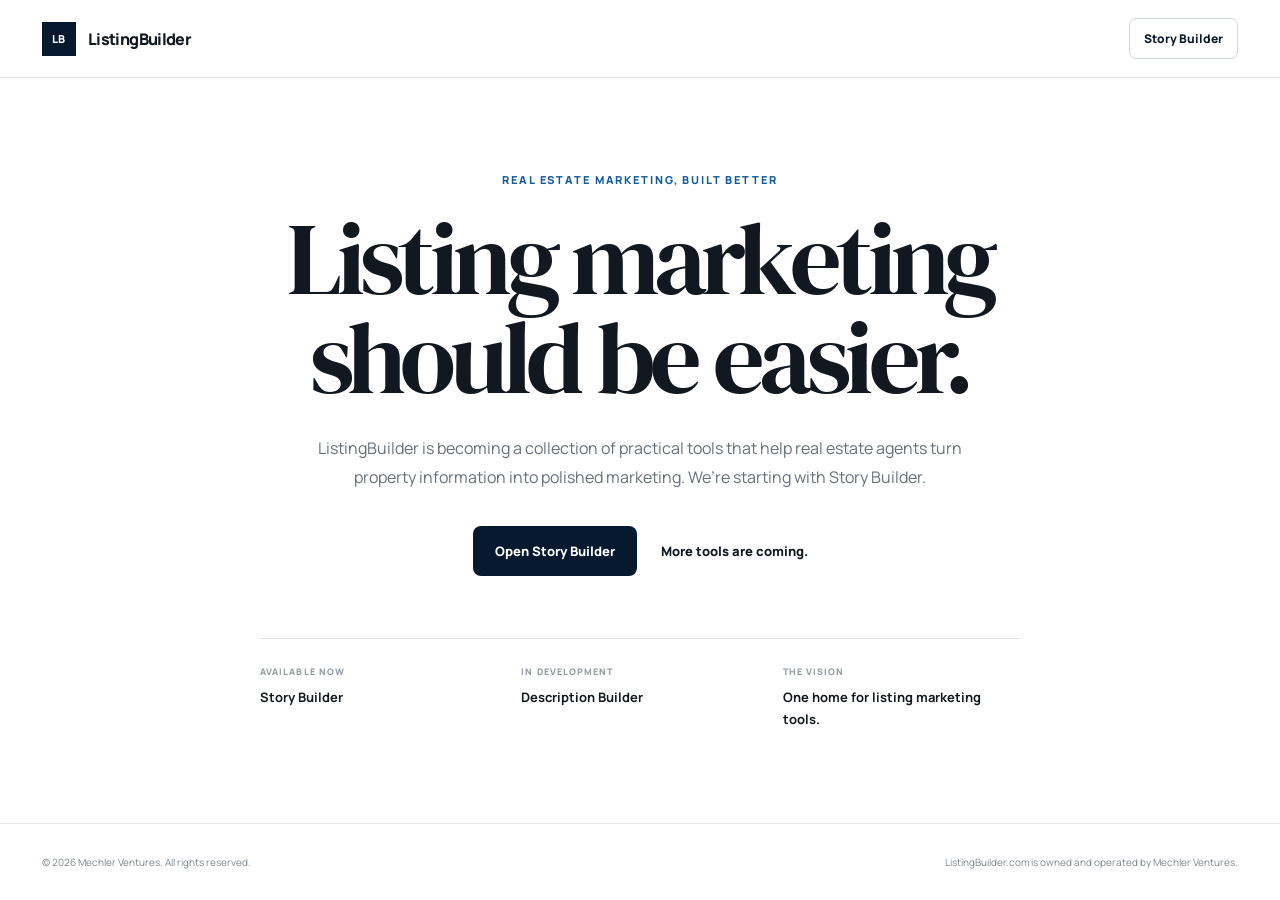
<file: index.html>
<!doctype html>
<html lang="en">
<head>
  <meta charset="utf-8" />
  <meta name="viewport" content="width=device-width,initial-scale=1" />
  <meta name="theme-color" content="#07192e" />
  <meta name="description" content="ListingBuilder — practical real estate marketing tools built for agents." />
  <title>ListingBuilder</title>
  <link rel="preconnect" href="https://fonts.googleapis.com">
  <link rel="preconnect" href="https://fonts.gstatic.com" crossorigin>
  <link href="https://fonts.googleapis.com/css2?family=DM+Serif+Display&family=Manrope:wght@400;500;600;700;800&display=swap" rel="stylesheet">
  <link rel="icon" href="assets/favicon.svg" type="image/svg+xml" />
  <style>
    :root{--navy:#07192e;--ink:#111820;--muted:#66707c;--line:#e1e5e8;--blue:#135b9e;--white:#fff}
    *{box-sizing:border-box}
    html,body{margin:0;min-height:100%;background:#fff;color:var(--ink);font-family:"Manrope",-apple-system,BlinkMacSystemFont,"Segoe UI",sans-serif;-webkit-font-smoothing:antialiased}
    body{min-height:100vh;display:flex;flex-direction:column}
    header{height:78px;padding:0 42px;display:flex;align-items:center;justify-content:space-between;border-bottom:1px solid var(--line)}
    .brand{display:inline-flex;align-items:center;gap:12px;text-decoration:none;color:inherit}
    .mark{width:34px;height:34px;display:grid;place-items:center;background:var(--navy);color:#fff;font-size:11px;font-weight:800;letter-spacing:.08em}
    .name{font-weight:800;letter-spacing:-.04em}
    .tool-link{font-size:12px;font-weight:800;text-decoration:none;color:var(--navy);border:1px solid #cfd6dc;padding:11px 14px;border-radius:7px}
    main{flex:1;display:grid;place-items:center;padding:80px 28px}
    .hero{width:min(100%,980px);text-align:center}
    .kicker{margin:0 0 22px;color:var(--blue);font-size:11px;font-weight:800;letter-spacing:.17em}
    h1{margin:0 auto;max-width:900px;font-family:"DM Serif Display",Georgia,serif;font-size:clamp(58px,8vw,112px);font-weight:400;letter-spacing:-.055em;line-height:.96}
    .sub{max-width:660px;margin:28px auto 0;color:var(--muted);font-size:16px;line-height:1.8}
    .actions{margin-top:34px;display:flex;justify-content:center;align-items:center;gap:24px;flex-wrap:wrap}
    .primary{display:inline-flex;align-items:center;justify-content:center;min-height:50px;padding:0 22px;border-radius:8px;background:var(--navy);color:#fff;font-size:13px;font-weight:800;text-decoration:none}
    .secondary{color:var(--ink);font-size:13px;font-weight:800;text-decoration:none}
    .status{margin:62px auto 0;padding-top:26px;border-top:1px solid var(--line);max-width:760px;display:grid;grid-template-columns:repeat(3,1fr);gap:24px;text-align:left}
    .status span{display:block;color:#939ba3;font-size:9px;font-weight:800;letter-spacing:.12em;margin-bottom:7px}
    .status strong{font-size:13px}
    footer{padding:30px 42px;border-top:1px solid var(--line);display:flex;justify-content:space-between;gap:24px;color:#7d858d;font-size:10px;line-height:1.6}
    footer p{margin:0}
    @media(max-width:700px){header{height:70px;padding:0 18px}.tool-link{font-size:10px}.hero{padding-top:10px}h1{font-size:clamp(54px,17vw,80px)}.sub{font-size:14px}.status{grid-template-columns:1fr;text-align:center}.status>div{padding-bottom:16px;border-bottom:1px solid var(--line)}footer{padding:26px 20px;display:block;text-align:center}footer p+p{margin-top:5px}}
  </style>
</head>
<body>
  <header>
    <a class="brand" href="/" aria-label="ListingBuilder home">
      <span class="mark">LB</span>
      <span class="name">ListingBuilder</span>
    </a>
    <a class="tool-link" href="/story/">Story Builder</a>
  </header>

  <main>
    <section class="hero">
      <p class="kicker">REAL ESTATE MARKETING, BUILT BETTER</p>
      <h1>Listing marketing should be easier.</h1>
      <p class="sub">ListingBuilder is becoming a collection of practical tools that help real estate agents turn property information into polished marketing. We’re starting with Story Builder.</p>
      <div class="actions">
        <a class="primary" href="/story/">Open Story Builder</a>
        <span class="secondary">More tools are coming.</span>
      </div>
      <div class="status">
        <div><span>AVAILABLE NOW</span><strong>Story Builder</strong></div>
        <div><span>IN DEVELOPMENT</span><strong>Description Builder</strong></div>
        <div><span>THE VISION</span><strong>One home for listing marketing tools.</strong></div>
      </div>
    </section>
  </main>

  <footer>
    <p>© 2026 Mechler Ventures. All rights reserved.</p>
    <p>ListingBuilder.com is owned and operated by Mechler Ventures.</p>
  </footer>
</body>
</html>
</file>
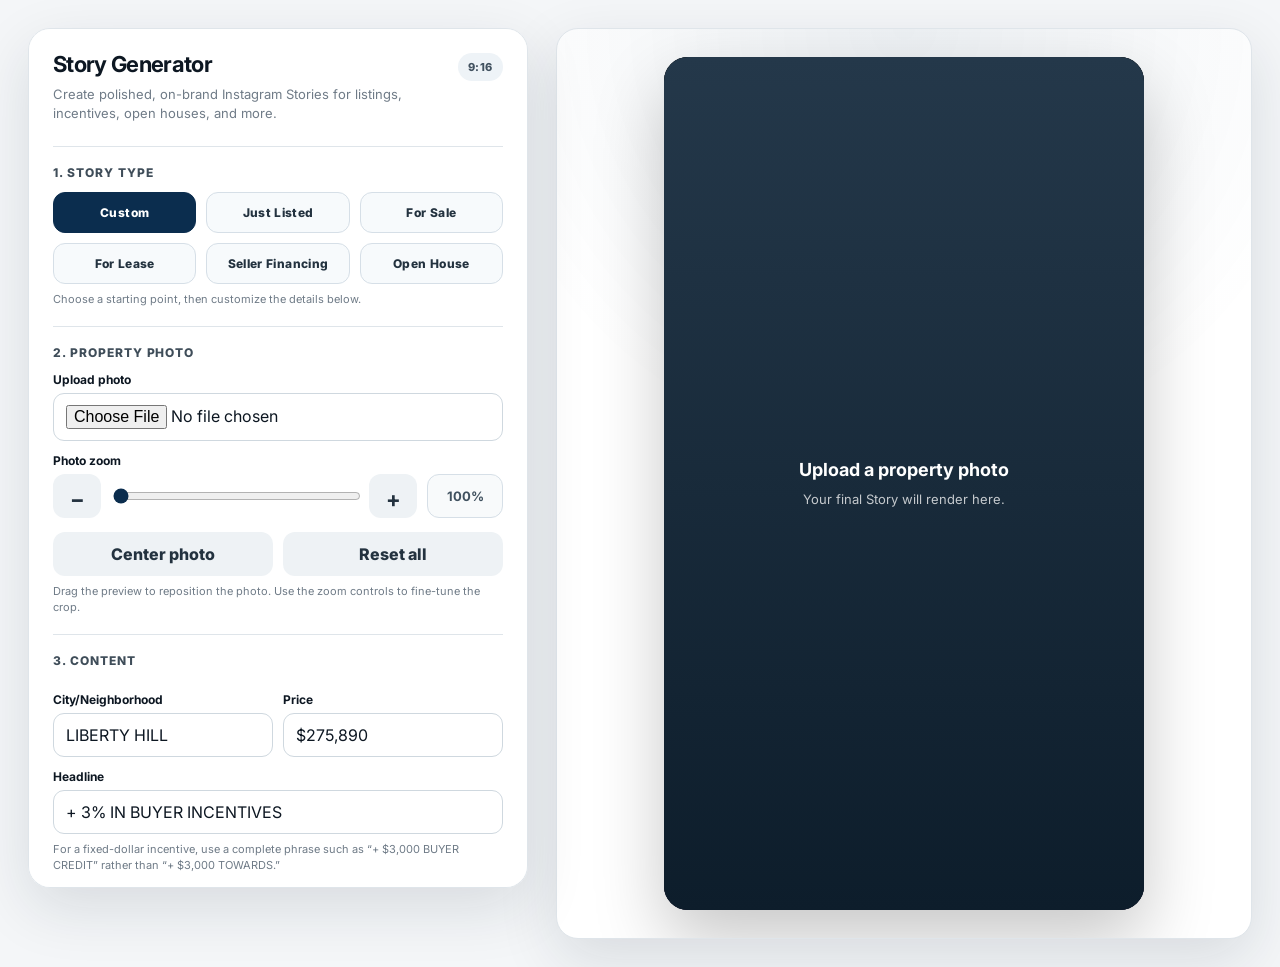
<file: story/index.html>
<!doctype html>
<html lang="en">
<head>
  <meta charset="utf-8" />
  <meta name="viewport" content="width=device-width,initial-scale=1,viewport-fit=cover" />
  <meta name="theme-color" content="#100B28" />
  <title>Story Generator</title>

  <link rel="preconnect" href="https://fonts.googleapis.com">
  <link rel="preconnect" href="https://fonts.gstatic.com" crossorigin>
  <link href="https://fonts.googleapis.com/css2?family=Inter:wght@400;500;600;700;800&family=Libre+Bodoni:wght@500;600&display=swap" rel="stylesheet">

  <style>
    :root{
      --bg:#f4f6f8;
      --panel:#ffffff;
      --ink:#0d1722;
      --muted:#6f7b87;
      --line:#dfe5ea;
      --navy:#100B28;
      --blue:#103E68;
      --shadow:0 20px 60px rgba(17,32,46,.12);
    }
    *{box-sizing:border-box}
    html,body{margin:0}
    body{
      font-family:Inter,ui-sans-serif,-apple-system,BlinkMacSystemFont,"Segoe UI",Roboto,Helvetica,Arial,sans-serif;
      color:var(--ink);
      background:var(--bg);
    }
    .app{
      min-height:100vh;
      display:grid;
      grid-template-columns:minmax(390px,500px) minmax(420px,1fr);
      gap:28px;
      padding:28px;
      max-width:1620px;
      margin:0 auto;
    }
    .panel,.stage{
      background:var(--panel);
      border:1px solid var(--line);
      border-radius:22px;
      box-shadow:var(--shadow);
    }
    .panel{
      padding:24px;
      align-self:start;
      position:sticky;
      top:20px;
      max-height:calc(100vh - 40px);
      overflow:auto;
    }
    .brand{
      display:flex;
      align-items:flex-start;
      justify-content:space-between;
      gap:16px;
      margin-bottom:22px;
    }
    h1{
      margin:0 0 8px;
      font-size:22px;
      line-height:1.08;
      letter-spacing:-.03em;
    }
    .sub{
      margin:0;
      color:var(--muted);
      font-size:13px;
      line-height:1.5;
    }
    .badge{
      background:#eef3f7;
      color:#425260;
      border-radius:999px;
      padding:7px 10px;
      font-size:11px;
      font-weight:800;
      letter-spacing:.05em;
      white-space:nowrap;
    }
    .group{
      padding:18px 0;
      border-top:1px solid var(--line);
    }
    .group:first-of-type{
      border-top:none;
      padding-top:4px;
    }
    .group-title{
      margin:0 0 12px;
      font-size:12px;
      font-weight:800;
      letter-spacing:.08em;
      text-transform:uppercase;
      color:#3f4d59;
    }
    label{
      display:block;
      margin:12px 0 6px;
      font-size:12px;
      font-weight:700;
    }
    input[type="text"], input[type="file"]{
      width:100%;
      border:1px solid #cfd8df;
      border-radius:11px;
      padding:11px 12px;
      font:inherit;
      color:var(--ink);
      background:#fff;
      outline:none;
    }
    input[type="text"]:focus{
      border-color:#7d96aa;
      box-shadow:0 0 0 3px rgba(16,62,104,.08);
    }
    input[type="range"]{
      width:100%;
      accent-color:#0b2d4e;
    }
    .inline{
      display:grid;
      grid-template-columns:1fr 1fr;
      gap:10px;
    }
    .template-grid{
      display:grid;
      grid-template-columns:1fr 1fr 1fr;
      gap:10px;
    }
    .template-btn{
      background:#f7fafc;
      color:#23323f;
      border:1px solid #d6dfe7;
      border-radius:12px;
      padding:12px;
      text-align:center;
      font-size:12px;
      font-weight:800;
      letter-spacing:.03em;
      cursor:pointer;
    }
    .template-btn.active{
      background:#0b2d4e;
      border-color:#0b2d4e;
      color:#fff;
    }
    .zoom-row{
      display:grid;
      grid-template-columns:48px 1fr 48px 76px;
      gap:10px;
      align-items:center;
      margin-top:6px;
    }
    .icon-btn{
      background:#eef2f5;
      color:#23323f;
      border-radius:12px;
      border:0;
      height:44px;
      font-size:22px;
      font-weight:700;
      cursor:pointer;
    }
    .value-chip{
      display:flex;
      align-items:center;
      justify-content:center;
      height:44px;
      border-radius:12px;
      border:1px solid #d6dfe7;
      background:#f8fafb;
      color:#40515f;
      font-weight:700;
      font-size:13px;
    }
    .button-row{
      display:grid;
      grid-template-columns:1fr 1fr;
      gap:10px;
      margin-top:14px;
    }
    button{
      appearance:none;
      border:0;
      border-radius:12px;
      padding:12px 14px;
      font:inherit;
      font-weight:800;
      cursor:pointer;
      transition:.15s ease;
    }
    button:hover{transform:translateY(-1px)}
    .secondary{
      background:#eef2f5;
      color:#23323f;
    }
    .color-grid{
      display:grid;
      grid-template-columns:80px 1fr;
      gap:10px 12px;
      align-items:end;
    }
    .swatch{
      width:100%;
      height:46px;
      border:1px solid #cfd8df;
      border-radius:11px;
      background:#103E68;
      padding:0;
      overflow:hidden;
      cursor:pointer;
    }
    .swatch::-webkit-color-swatch-wrapper{padding:0}
    .swatch::-webkit-color-swatch{border:none;border-radius:10px}
    .swatch::-moz-color-swatch{border:none;border-radius:10px}
    .pill{
      display:inline-flex;
      align-items:center;
      justify-content:center;
      min-height:46px;
      padding:0 12px;
      border:1px solid #cfd8df;
      border-radius:11px;
      background:#f8fafb;
      color:#41505d;
      font-size:12px;
      font-weight:700;
      white-space:nowrap;
    }
    .download{
      width:100%;
      margin-top:10px;
      padding:14px 16px;
      background:linear-gradient(135deg,var(--navy),var(--blue));
      color:#fff;
      font-size:15px;
    }
    .hint{
      margin:8px 0 0;
      font-size:11px;
      color:var(--muted);
      line-height:1.45;
    }
    .stage{
      display:flex;
      align-items:center;
      justify-content:center;
      padding:28px;
      min-height:calc(100vh - 56px);
      overflow:hidden;
      background:
        radial-gradient(circle at 50% 0%,rgba(16,62,104,.08),transparent 45%),
        #fff;
    }
    .canvas-shell{
      position:relative;
      width:min(100%,480px);
      aspect-ratio:9/16;
      background:#101820;
      border-radius:24px;
      overflow:hidden;
      box-shadow:0 30px 70px rgba(0,0,0,.22);
      user-select:none;
      touch-action:none;
    }
    canvas{
      width:100%;
      height:100%;
      display:block;
      cursor:grab;
    }
    canvas.dragging{cursor:grabbing}
    .empty{
      position:absolute;
      inset:0;
      display:grid;
      place-items:center;
      padding:36px;
      color:#fff;
      text-align:center;
      pointer-events:none;
      background:linear-gradient(180deg,#24384a,#0d1d2b);
    }
    .empty strong{
      display:block;
      font-size:18px;
      margin-bottom:8px;
    }
    .empty span{
      font-size:13px;
      opacity:.75;
    }
    .check-row{
      display:flex;
      align-items:flex-start;
      gap:10px;
      margin-top:10px;
      font-size:13px;
      color:#23323f;
    }
    .check-row input{
      margin-top:2px;
      width:16px;
      height:16px;
      accent-color:#0b2d4e;
      flex:0 0 auto;
    }
    .check-row span strong{
      display:block;
      font-size:13px;
      margin-bottom:2px;
    }
    .check-row span small{
      display:block;
      color:var(--muted);
      line-height:1.45;
      font-size:11px;
    }
    @media (max-width:1040px){
      .app{grid-template-columns:1fr;padding:16px}
      .panel{position:static;max-height:none}
      .stage{min-height:auto;padding:18px}
      .canvas-shell{width:min(100%,420px)}
      .template-grid{grid-template-columns:1fr 1fr}
    }
  </style>
</head>
<body>
  <main class="app">
    <section class="panel">
      <div class="brand">
        <div>
          <h1>Story Generator</h1>
          <p class="sub">Create polished, on-brand Instagram Stories for listings, incentives, open houses, and more.</p>
        </div>
        <div class="badge">9:16</div>
      </div>

      <div class="group">
        <div class="group-title">1. Story type</div>
        <div class="template-grid">
          <button type="button" class="template-btn active" data-template="custom">Custom</button>
          <button type="button" class="template-btn" data-template="just-listed">Just Listed</button>
          <button type="button" class="template-btn" data-template="for-sale">For Sale</button>
          <button type="button" class="template-btn" data-template="for-lease">For Lease</button>
          <button type="button" class="template-btn" data-template="seller-financing">Seller Financing</button>
          <button type="button" class="template-btn" data-template="open-house">Open House</button>
        </div>
        <p class="hint">Choose a starting point, then customize the details below.</p>
      </div>

      <div class="group">
        <div class="group-title">2. Property photo</div>
        <label for="photoInput">Upload photo</label>
        <input id="photoInput" type="file" accept="image/*" />

        <label for="zoom">Photo zoom</label>
        <div class="zoom-row">
          <button class="icon-btn" id="zoomOut" type="button">−</button>
          <input id="zoom" type="range" min="1" max="2.25" step="0.01" value="1" />
          <button class="icon-btn" id="zoomIn" type="button">+</button>
          <div class="value-chip" id="zoomValue">100%</div>
        </div>

        <div class="button-row">
          <button class="secondary" id="centerPhoto" type="button">Center photo</button>
          <button class="secondary" id="resetAll" type="button">Reset all</button>
        </div>
        <p class="hint">Drag the preview to reposition the photo. Use the zoom controls to fine-tune the crop.</p>
      </div>

      <div class="group">
        <div class="group-title">3. Content</div>
        <div class="inline">
          <div>
            <label for="city">City/Neighborhood</label>
            <input id="city" type="text" value="LIBERTY HILL" />
          </div>
          <div>
            <label for="price">Price</label>
            <input id="price" type="text" value="$275,890" />
          </div>
        </div>

        <label for="headline">Headline</label>
        <input id="headline" type="text" value="+ 3% IN BUYER INCENTIVES" />
        <p class="hint">For a fixed-dollar incentive, use a complete phrase such as “+ $3,000 BUYER CREDIT” rather than “+ $3,000 TOWARDS.”</p>

        <label for="detail">Detail line</label>
        <input id="detail" type="text" value="RATE BUYDOWN • CLOSING COSTS • AND MORE" />

      </div>

      <div class="group">
        <div class="group-title">4. Brand colors</div>

        <label for="color1Hex">Accent blue</label>
        <div class="color-grid">
          <input id="color1Picker" class="swatch" type="color" value="#103E68" />
          <input id="color1Hex" type="text" value="#103E68" />
        </div>

        <label for="color2Hex">DE dark blue</label>
        <div class="color-grid">
          <input id="color2Picker" class="swatch" type="color" value="#100B28" />
          <input id="color2Hex" type="text" value="#100B28" />
        </div>

        <label>Current colors</label>
        <div class="pill" id="appliedGradient">#103E68 → #100B28</div>

        <label for="gradientStrength">Gradient intensity</label>
        <div class="zoom-row">
          <input id="gradientStrength" type="range" min="0.70" max="1.30" step="0.01" value="1" />
          <div class="value-chip" id="gradientStrengthValue">100%</div>
        </div>
        <p class="hint">100% is the new cinematic default. Increase it for an even richer, more dramatic lower-third treatment.</p>
      </div>

      <div class="group">
        <div class="group-title">5. Branding</div>
        <label for="logoInput">Logo upload</label>
        <input id="logoInput" type="file" accept="image/png,image/jpeg,image/webp,image/svg+xml" />

        <label for="brandLine1">Brand line 1</label>
        <input id="brandLine1" type="text" value="Michael Mechler, Broker Associate" />

        <label for="brandLine2">Brand line 2</label>
        <input id="brandLine2" type="text" value="(512) YES-2-OWN" />

        <label for="brandLine3">Brand line 3</label>
        <input id="brandLine3" type="text" value="" />
        <p class="hint">Upload your preferred logo lockup. PNG with transparency works best. Use one, two, or three optional branding lines; the block automatically centers itself.</p>
      </div>

      <div class="group">
        <div class="group-title">6. Link sticker placement</div>
        <label class="check-row" for="showLinkGuide">
          <input id="showLinkGuide" type="checkbox" checked />
          <span>
            <strong>Include a fixed link sticker placeholder</strong>
            <small>A fixed pill-shaped dock will export in the same spot on every Story. Keep Instagram’s Link sticker at its default size and place it inside the pill for repeatable vertical alignment.</small>
          </span>
        </label>
      </div>

      <button class="download" id="download" type="button">DOWNLOAD STORY</button>
    </section>

    <section class="stage">
      <div class="canvas-shell">
        <canvas id="storyCanvas" width="1080" height="1920"></canvas>
        <div class="empty" id="emptyState">
          <div>
            <strong>Upload a property photo</strong>
            <span>Your final Story will render here.</span>
          </div>
        </div>
      </div>
    </section>
  </main>

  <script>
    const TEMPLATES = {
      'custom': {
        city:'LIBERTY HILL',
        price:'$275,890',
        headline:'+ 3% IN BUYER INCENTIVES',
        detail:'RATE BUYDOWN • CLOSING COSTS • AND MORE'
      },
      'just-listed': {
        city:'AUSTIN',
        price:'$499,000',
        headline:'JUST LISTED',
        detail:'NEW TO MARKET'
      },
      'for-sale': {
        city:'AUSTIN',
        price:'$499,000',
        headline:'+ 3% IN BUYER INCENTIVES',
        detail:'RATE BUYDOWN • CLOSING COSTS • AND MORE'
      },
      'for-lease': {
        city:'AUSTIN',
        price:'$2,995/MO',
        headline:'AVAILABLE FOR LEASE',
        detail:'MOVE-IN READY • FLEXIBLE TERMS • AND MORE'
      },
      'seller-financing': {
        city:'AUSTIN',
        price:'$499,000',
        headline:'SELLER FINANCING AVAILABLE',
        detail:'LOWER RATE • FLEXIBLE TERMS • AND MORE'
      },
      'open-house': {
        city:'AUSTIN',
        price:'$499,000',
        headline:'OPEN HOUSE • SATURDAY 12–2',
        detail:'COME SEE IT IN PERSON'
      }
    };

    // Conservative IG Story-safe layout choices for a 1080x1920 canvas.
    const STORY_W = 1080;
    const STORY_H = 1920;
    const SAFE_LEFT = 84;
    const SAFE_RIGHT = 996;
    const SAFE_BOTTOM_EXCLUSION = 240;   // keeps content comfortably above bottom Story UI
    const SAFE_TOP_EXCLUSION = 250;      // available if needed later

    const canvas = document.getElementById('storyCanvas');
    const ctx = canvas.getContext('2d', { alpha:false });

    const ui = {
      photoInput:document.getElementById('photoInput'),
      logoInput:document.getElementById('logoInput'),
      zoom:document.getElementById('zoom'),
      zoomIn:document.getElementById('zoomIn'),
      zoomOut:document.getElementById('zoomOut'),
      zoomValue:document.getElementById('zoomValue'),
      city:document.getElementById('city'),
      price:document.getElementById('price'),
      headline:document.getElementById('headline'),
      detail:document.getElementById('detail'),
      brandLine1:document.getElementById('brandLine1'),
      brandLine2:document.getElementById('brandLine2'),
      brandLine3:document.getElementById('brandLine3'),
      color1Picker:document.getElementById('color1Picker'),
      color2Picker:document.getElementById('color2Picker'),
      color1Hex:document.getElementById('color1Hex'),
      color2Hex:document.getElementById('color2Hex'),
      appliedGradient:document.getElementById('appliedGradient'),
      gradientStrength:document.getElementById('gradientStrength'),
      gradientStrengthValue:document.getElementById('gradientStrengthValue'),
      showLinkGuide:document.getElementById('showLinkGuide'),
      centerPhoto:document.getElementById('centerPhoto'),
      resetAll:document.getElementById('resetAll'),
      download:document.getElementById('download'),
      emptyState:document.getElementById('emptyState'),
      templateButtons:Array.from(document.querySelectorAll('.template-btn'))
    };

    const state = {
      currentTemplate:'custom',
      photo:null,
      logo:null,
      zoom:1,
      offsetX:0,
      offsetY:0,
      dragging:false,
      lastX:0,
      lastY:0,
      color1:'#103E68',
      color2:'#100B28',
      gradientStrength:1,
      showLinkGuide:true
    };

    function loadImageFromFile(file, done){
      if(!file) return;
      const url=URL.createObjectURL(file);
      const img=new Image();
      img.onload=()=>{ URL.revokeObjectURL(url); done(img); };
      img.src=url;
    }

    function sanitizeHex(value){
      let v=(value||'').trim().toUpperCase();
      if(!v.startsWith('#')) v='#'+v;
      if(/^#([0-9A-F]{3})$/.test(v)) v='#'+v.slice(1).split('').map(c=>c+c).join('');
      return /^#([0-9A-F]{6})$/.test(v) ? v : null;
    }

    function hexToRgb(hex){
      const c=sanitizeHex(hex);
      if(!c) return null;
      return {
        r:parseInt(c.slice(1,3),16),
        g:parseInt(c.slice(3,5),16),
        b:parseInt(c.slice(5,7),16)
      };
    }

    function rgba(hex,a){
      const rgb=hexToRgb(hex);
      return rgb ? `rgba(${rgb.r},${rgb.g},${rgb.b},${a})` : `rgba(16,62,104,${a})`;
    }

    function rgbaLifted(hex,a,lift=.20){
      const rgb=hexToRgb(hex);
      if(!rgb) return `rgba(38,92,145,${a})`;
      const mix=v=>Math.round(v+(255-v)*lift);
      return `rgba(${mix(rgb.r)},${mix(rgb.g)},${mix(rgb.b)},${a})`;
    }

    function ga(a){
      return Math.min(.98, Math.max(0, a * state.gradientStrength));
    }

    function setZoom(v){
      state.zoom=Math.max(1,Math.min(2.25,v));
      ui.zoom.value=state.zoom;
      ui.zoomValue.textContent=`${Math.round(state.zoom*100)}%`;
      clampOffsets();
      draw();
    }

    function coverMetrics(img){
      const base=Math.max(STORY_W/img.width,STORY_H/img.height);
      const scale=base*state.zoom;
      const w=img.width*scale;
      const h=img.height*scale;
      return {w,h,x:(STORY_W-w)/2+state.offsetX,y:(STORY_H-h)/2+state.offsetY};
    }

    function clampOffsets(){
      if(!state.photo) return;
      const m=coverMetrics(state.photo);
      const maxX=Math.max(0,(m.w-STORY_W)/2);
      const maxY=Math.max(0,(m.h-STORY_H)/2);
      state.offsetX=Math.max(-maxX,Math.min(maxX,state.offsetX));
      state.offsetY=Math.max(-maxY,Math.min(maxY,state.offsetY));
    }

    function fitText(text,maxWidth,startSize,minSize,fontBuilder){
      let size=startSize;
      while(size>minSize){
        ctx.font=fontBuilder(size);
        if(ctx.measureText(text).width<=maxWidth) return size;
        size-=2;
      }
      return minSize;
    }

    function drawLetterSpacedLeft(text,x,y,spacing){
      const chars=[...text];
      let cursor=x;
      for(let i=0;i<chars.length;i++){
        const ch=chars[i];
        ctx.fillText(ch,cursor,y);
        cursor+=ctx.measureText(ch).width+spacing;
      }
    }

    function drawLetterSpacedCentered(text,x,y,spacing){
      const chars=[...text];
      const widths=chars.map(ch=>ctx.measureText(ch).width);
      const total=widths.reduce((a,b)=>a+b,0)+spacing*Math.max(0,chars.length-1);
      let cursor=x-total/2;
      for(let i=0;i<chars.length;i++){
        ctx.fillText(chars[i],cursor,y);
        cursor+=widths[i]+spacing;
      }
    }

    function roundedRect(x,y,w,h,r){
      const rr=Math.min(r,w/2,h/2);
      ctx.beginPath();
      ctx.moveTo(x+rr,y);
      ctx.arcTo(x+w,y,x+w,y+h,rr);
      ctx.arcTo(x+w,y+h,x,y+h,rr);
      ctx.arcTo(x,y+h,x,y,rr);
      ctx.arcTo(x,y,x+w,y,rr);
      ctx.closePath();
    }

    function drawLogo(img, centerX, topY, maxW, maxH){
      if(!img) return topY;
      const scale=Math.min(maxW/img.width, maxH/img.height, 1);
      const w=img.width*scale;
      const h=img.height*scale;
      ctx.drawImage(img, centerX-w/2, topY, w, h);
      return topY+h;
    }

    function draw(){
      ctx.clearRect(0,0,STORY_W,STORY_H);

      if(state.photo){
        clampOffsets();
        const m=coverMetrics(state.photo);
        ctx.drawImage(state.photo,m.x,m.y,m.w,m.h);
      } else {
        ctx.fillStyle='#000';
        ctx.fillRect(0,0,STORY_W,STORY_H);
      }

      // Cinematic lower-third treatment. Keep the strong premium bottom build,
      // but remove the obvious left-originating color cast so the composition feels cleaner and more balanced.

      // 1) Deep contrast build: begins well above the copy and becomes nearly opaque at the foot.
      const cinematicShade = ctx.createLinearGradient(0,0,0,STORY_H);
      cinematicShade.addColorStop(0.00, 'rgba(3,8,17,0)');
      cinematicShade.addColorStop(0.46, 'rgba(3,8,17,0)');
      cinematicShade.addColorStop(0.56, `rgba(3,8,17,${ga(.08)})`);
      cinematicShade.addColorStop(0.68, `rgba(3,8,17,${ga(.24)})`);
      cinematicShade.addColorStop(0.79, `rgba(3,8,17,${ga(.46)})`);
      cinematicShade.addColorStop(0.90, `rgba(3,8,17,${ga(.67)})`);
      cinematicShade.addColorStop(1.00, `rgba(3,8,17,${ga(.84)})`);
      ctx.fillStyle = cinematicShade;
      ctx.fillRect(0,0,STORY_W,STORY_H);

      // 2) Main blue field. This is now centered so it reads as an intentional lower-third treatment,
      // not a gradient pushing in from the left edge.
      const centeredBlueField = ctx.createRadialGradient(540,1505,110,540,1505,920);
      centeredBlueField.addColorStop(0.00, rgbaLifted(state.color1,ga(.56),.18));
      centeredBlueField.addColorStop(0.22, rgbaLifted(state.color1,ga(.44),.12));
      centeredBlueField.addColorStop(0.48, rgba(state.color1,ga(.30)));
      centeredBlueField.addColorStop(0.74, rgba(state.color1,ga(.12)));
      centeredBlueField.addColorStop(1.00, rgba(state.color1,0));
      ctx.fillStyle = centeredBlueField;
      ctx.fillRect(0,0,STORY_W,STORY_H);

      // 3) Controlled right-side bloom adds dimensionality without creating a visible side gradient.
      const rightBloom = ctx.createRadialGradient(830,1450,80,830,1450,620);
      rightBloom.addColorStop(0.00, rgbaLifted(state.color1,ga(.18),.22));
      rightBloom.addColorStop(0.40, rgba(state.color1,ga(.12)));
      rightBloom.addColorStop(0.72, rgba(state.color1,ga(.05)));
      rightBloom.addColorStop(1.00, rgba(state.color1,0));
      ctx.fillStyle = rightBloom;
      ctx.fillRect(0,0,STORY_W,STORY_H);

      // 4) DE navy foundation. This keeps the premium bottom build that is already working.
      const navyFoundation = ctx.createLinearGradient(0,0,0,STORY_H);
      navyFoundation.addColorStop(0.00, rgba(state.color2,0));
      navyFoundation.addColorStop(0.56, rgba(state.color2,0));
      navyFoundation.addColorStop(0.68, rgba(state.color2,ga(.10)));
      navyFoundation.addColorStop(0.79, rgba(state.color2,ga(.30)));
      navyFoundation.addColorStop(0.90, rgba(state.color2,ga(.61)));
      navyFoundation.addColorStop(1.00, rgba(state.color2,ga(.91)));
      ctx.fillStyle = navyFoundation;
      ctx.fillRect(0,0,STORY_W,STORY_H);

      // 5) Luminous center bloom behind the copy/logo adds depth and keeps the gradient from feeling muddy.
      const centerGlow = ctx.createRadialGradient(540,1515,80,540,1515,650);
      centerGlow.addColorStop(0.00, `rgba(255,255,255,${ga(.082)})`);
      centerGlow.addColorStop(0.24, rgbaLifted(state.color1,ga(.18),.28));
      centerGlow.addColorStop(0.56, rgba(state.color1,ga(.10)));
      centerGlow.addColorStop(1.00, 'rgba(255,255,255,0)');
      ctx.fillStyle = centerGlow;
      ctx.fillRect(0,0,STORY_W,STORY_H);

      // 6) Very subtle symmetric side vignette for focus, without introducing a left-heavy cast.
      const leftEdge = ctx.createLinearGradient(0,0,180,0);
      leftEdge.addColorStop(0.00, `rgba(2,6,13,${ga(.07)})`);
      leftEdge.addColorStop(1.00, 'rgba(2,6,13,0)');
      ctx.fillStyle = leftEdge;
      ctx.fillRect(0,0,200,STORY_H);

      const rightEdge = ctx.createLinearGradient(STORY_W,0,STORY_W-180,0);
      rightEdge.addColorStop(0.00, `rgba(2,6,13,${ga(.07)})`);
      rightEdge.addColorStop(1.00, 'rgba(2,6,13,0)');
      ctx.fillStyle = rightEdge;
      ctx.fillRect(STORY_W-200,0,200,STORY_H);

      const leftX = 170;
      ctx.fillStyle = '#fff';
      ctx.textBaseline = 'alphabetic';
      ctx.textAlign = 'left';

      // Tighter, intentional stack.
      const city = ui.city.value.trim().toUpperCase();
      const citySize = fitText(city, 760, 34, 24, s=>`500 ${s}px Inter, Arial, sans-serif`);
      ctx.font = `500 ${citySize}px Inter, Arial, sans-serif`;
      drawLetterSpacedLeft(city, leftX, 1180, 6.2);

      const price = ui.price.value.trim();
      const priceSize = fitText(price, 820, 112, 74, s=>`600 ${s}px "Libre Bodoni", Georgia, serif`);
      ctx.font = `600 ${priceSize}px "Libre Bodoni", Georgia, serif`;
      ctx.fillText(price, leftX, 1290);

      const headline = ui.headline.value.trim().toUpperCase();
      const headlineSize = fitText(headline, 940, 48, 28, s=>`800 ${s}px Inter, Arial, sans-serif`);
      ctx.font = `800 ${headlineSize}px Inter, Arial, sans-serif`;
      ctx.fillText(headline, leftX, 1352);

      const detail = ui.detail.value.trim().toUpperCase();
      const detailSize = fitText(detail, 840, 24, 16, s=>`500 ${s}px Inter, Arial, sans-serif`);
      ctx.font = `500 ${detailSize}px Inter, Arial, sans-serif`;
      drawLetterSpacedLeft(detail, leftX, 1396, 2.7);

      // Fixed link sticker placeholder. Exporting a guide pill makes it easy to place
      // Instagram's native link sticker in the exact same location on every post.
      const guideX = 120;
      const guideY = 1434;
      const guideW = 840;
      const guideH = 104;
      const guideR = 52;

      if(state.showLinkGuide){
        ctx.save();

        // Subtle frosted dock sized closely to Instagram's default Link sticker.
        // It should mostly disappear once the native sticker is placed on top.
        roundedRect(guideX, guideY, guideW, guideH, guideR);
        const guideFill = ctx.createLinearGradient(guideX, guideY, guideX, guideY + guideH);
        guideFill.addColorStop(0, 'rgba(255,255,255,.11)');
        guideFill.addColorStop(1, 'rgba(255,255,255,.045)');
        ctx.fillStyle = guideFill;
        ctx.fill();

        // No outline around the dock itself — the native Instagram sticker should be the only strong pill edge.

        // The pill itself is the placement guide; no registration marks are exported.

        ctx.restore();
      }

      // Branding block.
      const logoTopY = 1566;
      const logoBottomY = state.logo ? drawLogo(state.logo, 540, logoTopY, 1100, 162) : 1660;
      const brandingLines = [
        ui.brandLine1.value.trim(),
        ui.brandLine2.value.trim(),
        ui.brandLine3.value.trim()
      ].filter(Boolean);
      const brandingStep = 42;
      // Center the active branding lines as a group beneath the logo so 1, 2, or 3 lines all feel intentional.
      const brandingCount = Math.max(1, brandingLines.length);
      const brandingGroupHeight = (brandingCount - 1) * brandingStep;
      const brandingCenterY = Math.max(1750, logoBottomY + 68);
      const brandingStartY = brandingCenterY - (brandingGroupHeight / 2);

      ctx.textAlign = 'center';
      ctx.fillStyle = 'rgba(255,255,255,.98)';
      ctx.shadowColor = 'rgba(4,12,22,.28)';
      ctx.shadowBlur = 10;
      ctx.shadowOffsetX = 0;
      ctx.shadowOffsetY = 2;

      brandingLines.forEach((line, index)=>{
        const maxSize = index === 0 ? 24 : 22;
        const minSize = index === 0 ? 18 : 16;
        const lineSize = fitText(line, 860, maxSize, minSize, s=>`500 ${s}px Inter, Arial, sans-serif`);
        ctx.font = `500 ${lineSize}px Inter, Arial, sans-serif`;
        ctx.fillStyle = index === 0 ? 'rgba(255,255,255,.96)' : 'rgba(255,255,255,.88)';
        ctx.fillText(line, 540, brandingStartY + (index * brandingStep));
      });

      ctx.shadowColor = 'transparent';
      ctx.shadowBlur = 0;
      ctx.shadowOffsetX = 0;
      ctx.shadowOffsetY = 0;
    }

    function applyTemplate(name){
      const tpl=TEMPLATES[name];
      if(!tpl) return;
      state.currentTemplate=name;
      ui.templateButtons.forEach(btn=>btn.classList.toggle('active', btn.dataset.template===name));
      ui.city.value=tpl.city;
      ui.price.value=tpl.price;
      ui.headline.value=tpl.headline;
      ui.detail.value=tpl.detail;
      draw();
    }

    function applyColors(c1,c2){
      const a=sanitizeHex(c1)||'#103E68';
      const b=sanitizeHex(c2)||'#100B28';
      state.color1=a;
      state.color2=b;
      ui.color1Hex.value=a;
      ui.color2Hex.value=b;
      ui.color1Picker.value=a;
      ui.color2Picker.value=b;
      ui.appliedGradient.textContent=`${a} → ${b}`;
      ui.appliedGradient.style.background=`linear-gradient(110deg, ${a}CC 0%, ${a}88 38%, ${b}EE 100%)`;
      ui.appliedGradient.style.color='#fff';
      ui.appliedGradient.style.textShadow='0 1px 8px rgba(0,0,0,.35)';
      draw();
    }

    ui.templateButtons.forEach(btn=>btn.addEventListener('click',()=>applyTemplate(btn.dataset.template)));

    ui.photoInput.addEventListener('change',e=>{
      loadImageFromFile(e.target.files[0],img=>{
        state.photo=img;
        state.offsetX=0;
        state.offsetY=0;
        setZoom(1);
        ui.emptyState.style.display='none';
      });
    });

    ui.logoInput.addEventListener('change',e=>{
      loadImageFromFile(e.target.files[0],img=>{
        state.logo=img;
        draw();
      });
    });

    ['city','price','headline','detail','brandLine1','brandLine2','brandLine3'].forEach(id=>{
      ui[id].addEventListener('input',draw);
    });

    ui.zoom.addEventListener('input',()=>setZoom(parseFloat(ui.zoom.value)));
    ui.zoomIn.addEventListener('click',()=>setZoom(state.zoom+.1));
    ui.zoomOut.addEventListener('click',()=>setZoom(state.zoom-.1));

    ui.centerPhoto.addEventListener('click',()=>{
      state.offsetX=0;
      state.offsetY=0;
      draw();
    });

    ui.color1Picker.addEventListener('input',()=>applyColors(ui.color1Picker.value,state.color2));
    ui.color2Picker.addEventListener('input',()=>applyColors(state.color1,ui.color2Picker.value));
    ui.color1Hex.addEventListener('blur',()=>applyColors(ui.color1Hex.value,state.color2));
    ui.color2Hex.addEventListener('blur',()=>applyColors(state.color1,ui.color2Hex.value));
    ui.gradientStrength.addEventListener('input',()=>{
      state.gradientStrength=parseFloat(ui.gradientStrength.value)||1;
      ui.gradientStrengthValue.textContent=`${Math.round(state.gradientStrength*100)}%`;
      draw();
    });
    ui.showLinkGuide.addEventListener('change',()=>{
      state.showLinkGuide=ui.showLinkGuide.checked;
      draw();
    });

    ui.resetAll.addEventListener('click',()=>{
      state.offsetX=0;
      state.offsetY=0;
      applyTemplate('custom');
      applyColors('#103E68','#100B28');
      ui.brandLine1.value='Michael Mechler, Broker Associate';
      ui.brandLine2.value='(512) YES-2-OWN';
      ui.brandLine3.value='';
      ui.showLinkGuide.checked=true;
      state.showLinkGuide=true;
      setZoom(1);
      draw();
    });

    function canvasPoint(e){
      const r=canvas.getBoundingClientRect();
      return {
        x:(e.clientX-r.left)*(canvas.width/r.width),
        y:(e.clientY-r.top)*(canvas.height/r.height)
      };
    }

    canvas.addEventListener('pointerdown',e=>{
      if(!state.photo) return;
      canvas.setPointerCapture(e.pointerId);
      const p=canvasPoint(e);
      state.dragging=true;
      state.lastX=p.x;
      state.lastY=p.y;
      canvas.classList.add('dragging');
    });

    canvas.addEventListener('pointermove',e=>{
      if(!state.dragging) return;
      const p=canvasPoint(e);
      state.offsetX+=p.x-state.lastX;
      state.offsetY+=p.y-state.lastY;
      state.lastX=p.x;
      state.lastY=p.y;
      clampOffsets();
      draw();
    });

    function endDrag(e){
      state.dragging=false;
      canvas.classList.remove('dragging');
      try{canvas.releasePointerCapture(e.pointerId)}catch{}
    }
    canvas.addEventListener('pointerup',endDrag);
    canvas.addEventListener('pointercancel',endDrag);

    canvas.addEventListener('wheel',e=>{
      if(!state.photo) return;
      e.preventDefault();
      setZoom(state.zoom + (e.deltaY>0 ? -.04 : .04));
    }, {passive:false});

    ui.download.addEventListener('click',()=>{
      if(!state.photo){
        alert('Upload a property photo first.');
        return;
      }
      const link=document.createElement('a');
      const safeCity=(ui.city.value||'property').trim().toLowerCase().replace(/[^a-z0-9]+/g,'-').replace(/^-|-$/g,'');
      link.download=`${safeCity || 'property'}-${state.currentTemplate}-story.png`;
      link.href=canvas.toDataURL('image/png',1);
      link.click();
    });

    applyColors('#103E68','#100B28');
    applyTemplate('custom');
    setZoom(1);
    document.fonts.ready.then(draw);
  </script>
</body>
</html>
</file>
